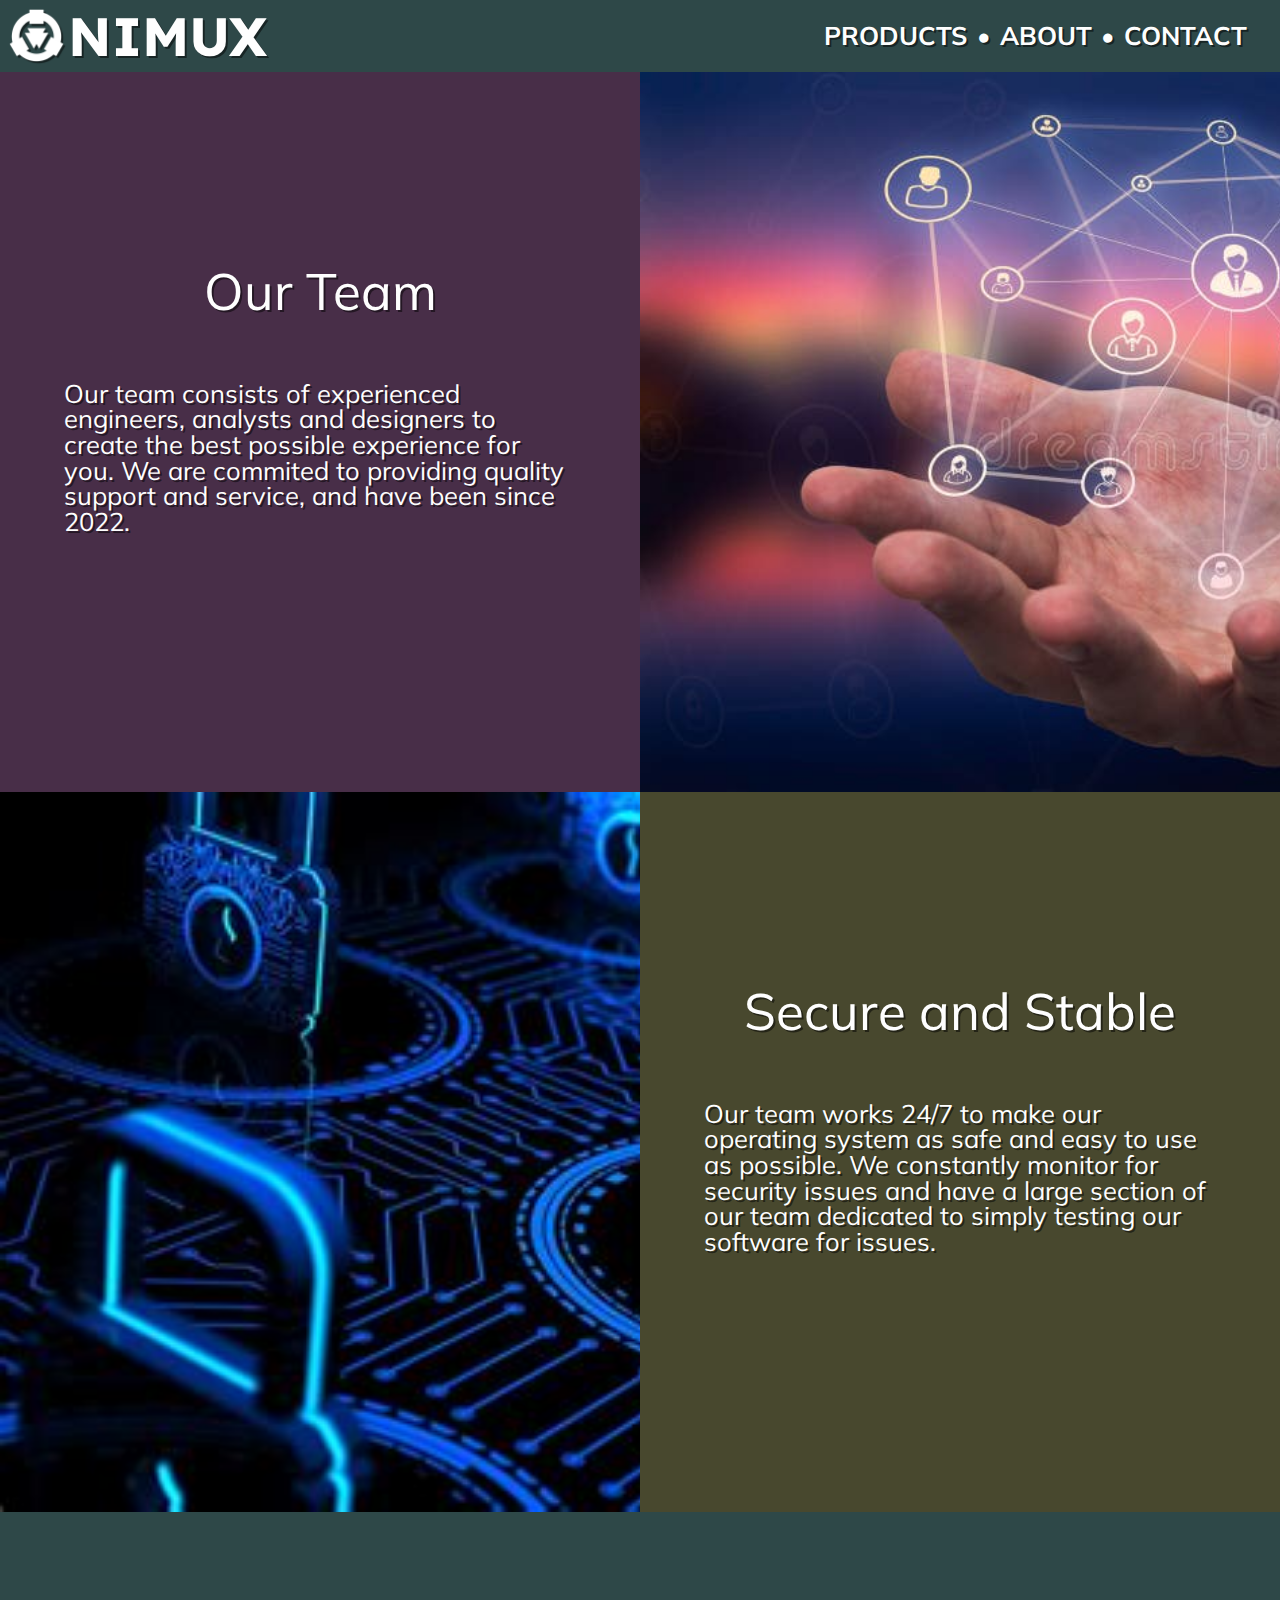
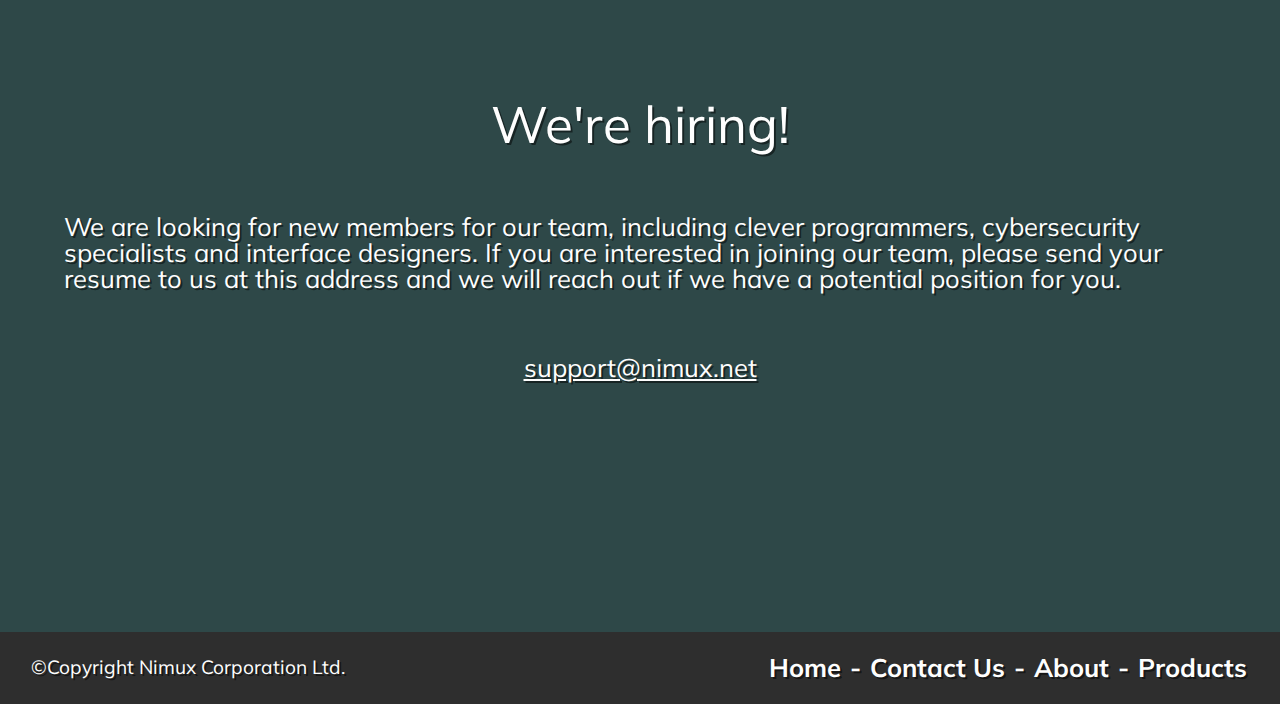
<file: about.html>
<!DOCTYPE html>
<html lang="en">
    <head>
        <meta charset="UTF-8">
        <meta name="viewport" content="width=device-width, initial-scale=1.0">
        <meta name="robots" content="noindex, nofollow">
        <title>Nimux | Redefining User Operating Systems</title>
        <link rel="stylesheet" href="./css/reset.css">
        <link rel="stylesheet" href="./css/style.css">
        <link rel="icon" type="image/x-icon" href="/images/favicon.ico">
        <link rel="preconnect" href="https://fonts.googleapis.com">
        <link rel="preconnect" href="https://fonts.gstatic.com" crossorigin>
        <link href="https://fonts.googleapis.com/css2?family=Lexend:wght@100..900&family=Mulish:ital,wght@0,200..1000;1,200..1000&display=swap" rel="stylesheet">
    </head>
    <body>
        <header class="flex-row">
            <a href="index.html" class="header-top-logo flex-row">
                <img src="./images/nimux-logo.png" alt="nimux logo">
                <h1>NIMUX</h1>
            </a>
            <nav>
                <menu class="header-navigation flex-row">
                    <li><a href="products.html">PRODUCTS</a></li>
                    <li><a href="about.html">ABOUT</a></li>
                    <li><a href="contact.html">CONTACT</a></li>
                </menu>
            </nav>
        </header>
        <main>
            <section class="grid-row grid-col-2" id="about-row-1">
                <div class="vertical-flex-row body-row-text">
                    <h3>Our Team</h3>
                    <p>Our team consists of experienced engineers, analysts and designers to create the best possible experience for you. We are commited to providing quality support and service, and have been since 2022.</p>
                </div>
                <!-- image -->
                <div class="imgdiv"></div> 
            </section>
            <section class="grid-row grid-col-2" id="about-row-2">
                <!-- image -->
                <div class="imgdiv"></div> 
                <div class="vertical-flex-row body-row-text">
                    <h3>Secure and Stable</h3>
                    <p>Our team works 24/7 to make our operating system as safe and easy to use as possible. We constantly monitor for security issues and have a large section of our team dedicated to simply testing our software for issues.</p>
                </div>
            </section>
            <section class="vertical-flex-row" id="about-row-3">
                <div class="vertical-flex-row body-row-text">
                    <h3>We're hiring!</h3>
                    <p>We are looking for new members for our team, including clever programmers, cybersecurity specialists and interface designers. If you are interested in joining our team, please send your resume to us at this address and we will reach out if we have a potential position for you.</p>
                    <p><a href="mailto:support@nimux.net">support@nimux.net</a></p>
                </div>
            </section>
            
        </main>
        <footer class="flex-row">
            <small>©Copyright Nimux Corporation Ltd.</small>
            <menu class="footer-navigation flex-row">
                <li><a href="index.html">Home</a></li>
                <li><a href="contact.html">Contact Us</a></li>
                <li><a href="about.html">About</a></li>
                <li><a href="products.html">Products</a></li>
            </menu>
        </footer>
    </body>
</html>
</file>
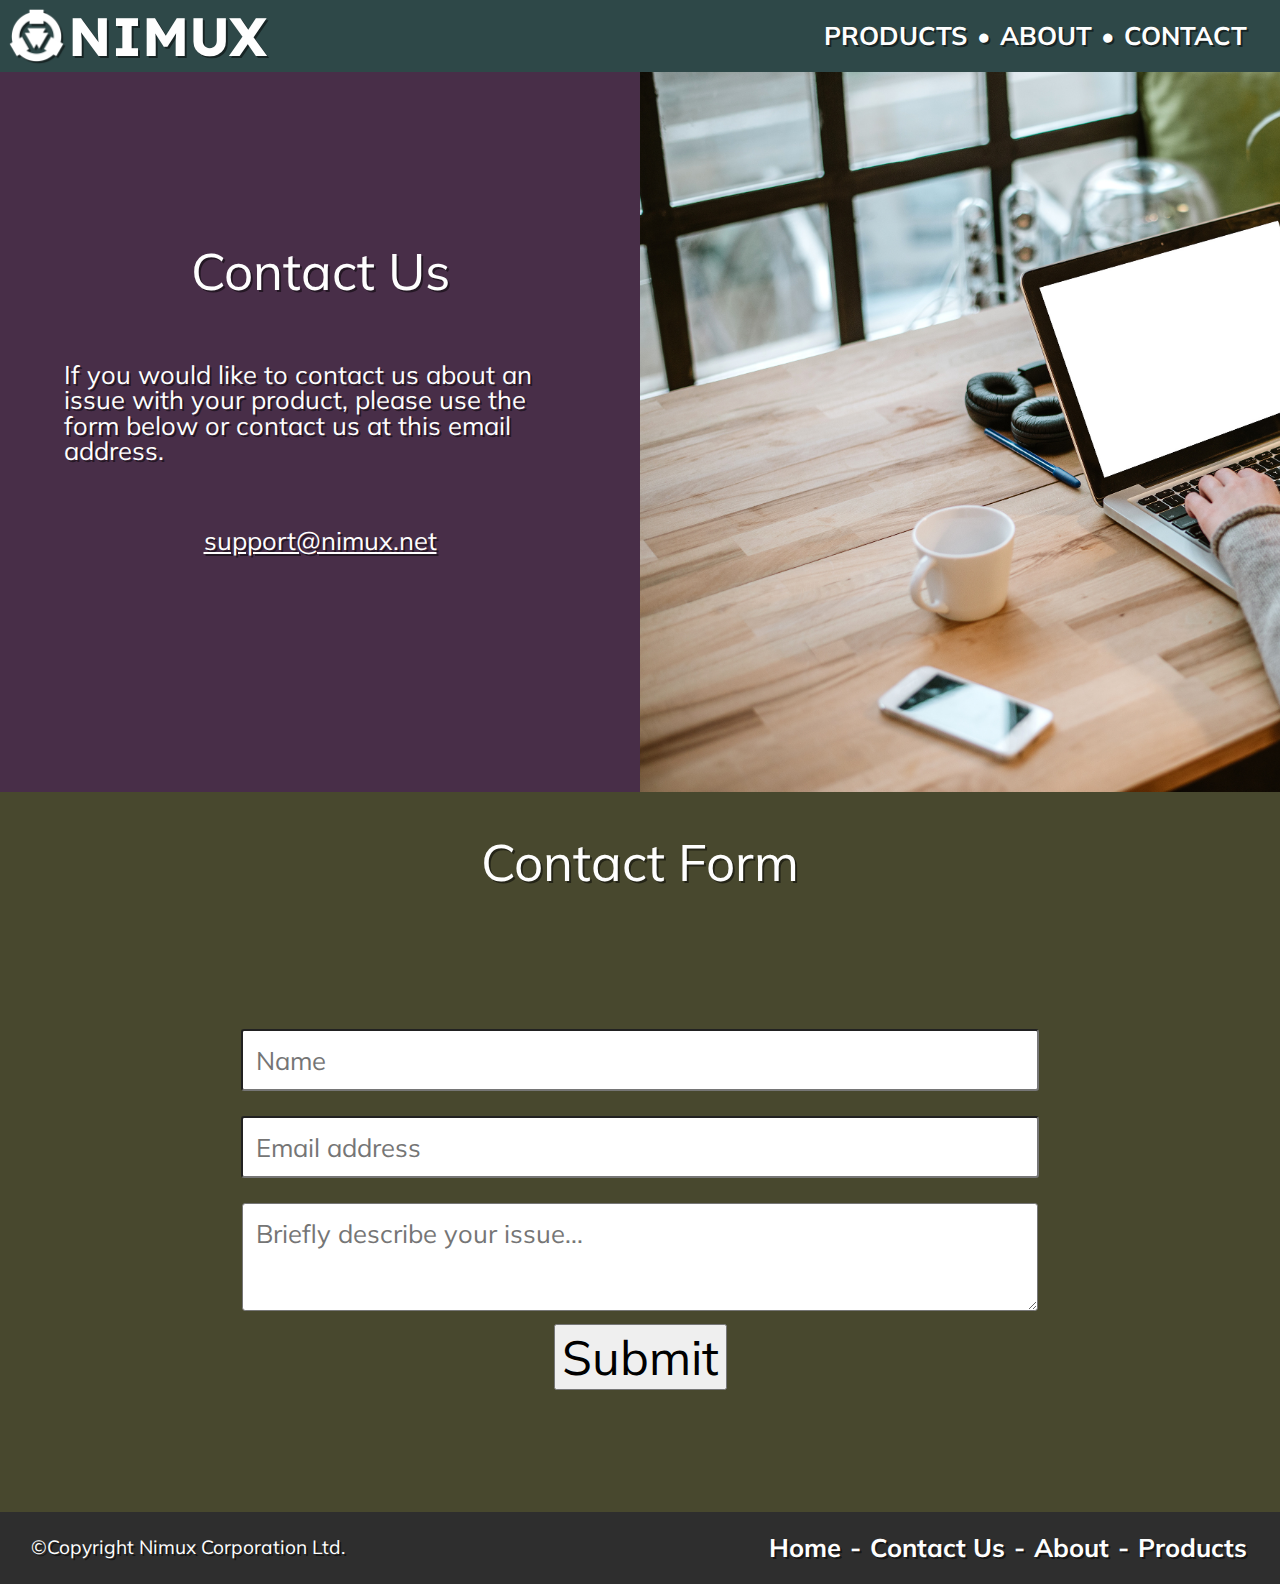
<file: contact.html>
<!DOCTYPE html>
<html lang="en">
    <head>
        <meta charset="UTF-8">
        <meta name="viewport" content="width=device-width, initial-scale=1.0">
        <meta name="robots" content="noindex, nofollow">
        <title>Nimux | Redefining User Operating Systems</title>
        <link rel="stylesheet" href="./css/reset.css">
        <link rel="stylesheet" href="./css/style.css">
        <link rel="icon" type="image/x-icon" href="/images/favicon.ico">
        <link rel="preconnect" href="https://fonts.googleapis.com">
        <link rel="preconnect" href="https://fonts.gstatic.com" crossorigin>
        <link href="https://fonts.googleapis.com/css2?family=Lexend:wght@100..900&family=Mulish:ital,wght@0,200..1000;1,200..1000&display=swap" rel="stylesheet">
    </head>
    <body>
        <header class="flex-row">
            <a href="index.html" class="header-top-logo flex-row">
                <img src="./images/nimux-logo.png" alt="nimux logo">
                <h1>NIMUX</h1>
            </a>
            <nav>
                <menu class="header-navigation flex-row">
                    <li><a href="products.html">PRODUCTS</a></li>
                    <li><a href="about.html">ABOUT</a></li>
                    <li><a href="contact.html">CONTACT</a></li>
                </menu>
            </nav>
        </header>
        <main>
            <section class="grid-row grid-col-2" id="home-row-1">
                <div class="vertical-flex-row body-row-text">
                    <h3>Contact Us</h3>
                    <p>If you would like to contact us about an issue with your product, please use the form below or contact us at this email address.</p>
                    <p><a href="mailto:support@nimux.net">support@nimux.net</a></p>
                </div>
                <!-- image -->
                <div class="imgdiv"></div> 
            </section>
            <section class="vertical-flex-row" id="contact-row-2">
                <h3>Contact Form</h3>
                <form method="post">
                    <input type="text" id="name" placeholder="Name">
                    <input type="email" id="email" placeholder="Email address">
                    <textarea name="description" id="description" rows="4" cols="50" placeholder="Briefly describe your issue..."></textarea>
                    <button type="submit">Submit</button>
                </form>
            </section>
            
        </main>
        <footer class="flex-row">
            <small>©Copyright Nimux Corporation Ltd.</small>
            <menu class="footer-navigation flex-row">
                <li><a href="index.html">Home</a></li>
                <li><a href="contact.html">Contact Us</a></li>
                <li><a href="about.html">About</a></li>
                <li><a href="products.html">Products</a></li>
            </menu>
        </footer>
    </body>
</html>
</file>
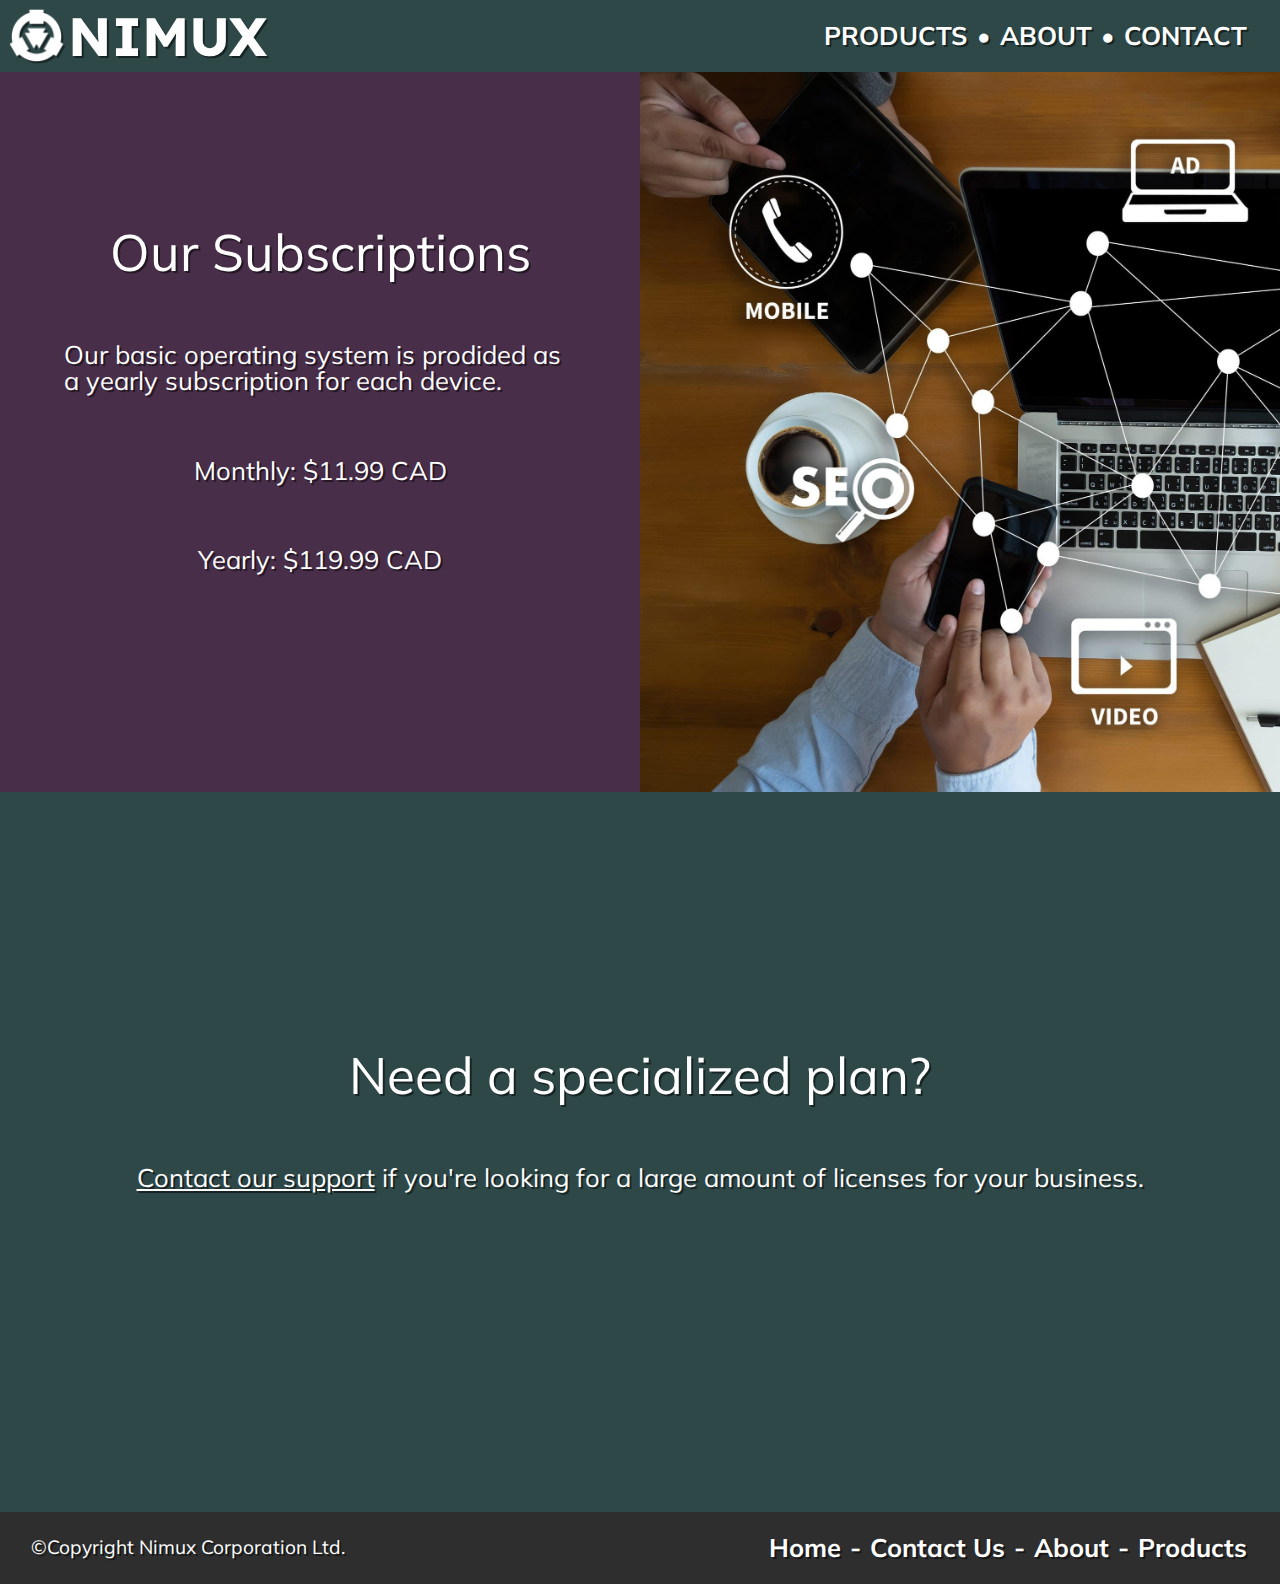
<file: products.html>
<!DOCTYPE html>
<html lang="en">
    <head>
        <meta charset="UTF-8">
        <meta name="viewport" content="width=device-width, initial-scale=1.0">
        <meta name="robots" content="noindex, nofollow">
        <title>Nimux | Redefining User Operating Systems</title>
        <link rel="stylesheet" href="./css/reset.css">
        <link rel="stylesheet" href="./css/style.css">
        <link rel="icon" type="image/x-icon" href="/images/favicon.ico">
        <link rel="preconnect" href="https://fonts.googleapis.com">
        <link rel="preconnect" href="https://fonts.gstatic.com" crossorigin>
        <link href="https://fonts.googleapis.com/css2?family=Lexend:wght@100..900&family=Mulish:ital,wght@0,200..1000;1,200..1000&display=swap" rel="stylesheet">
    </head>
    <body>
        <header class="flex-row">
            <a href="index.html" class="header-top-logo flex-row">
                <img src="./images/nimux-logo.png" alt="nimux logo">
                <h1>NIMUX</h1>
            </a>
            <nav>
                <menu class="header-navigation flex-row">
                    <li><a href="products.html">PRODUCTS</a></li>
                    <li><a href="about.html">ABOUT</a></li>
                    <li><a href="contact.html">CONTACT</a></li>
                </menu>
            </nav>
        </header>
        <main>
            <section class="grid-row grid-col-2" id="product-row-1">
                <div class="vertical-flex-row body-row-text">
                    <h3>Our Subscriptions</h3>
                    <p>Our basic operating system is prodided as a yearly subscription for each device.</p>
                    <p>Monthly: <strong>$11.99 CAD</strong></p>
                    <p>Yearly: <strong>$119.99 CAD</strong></p>
                </div>
                <!-- image -->
                <div class="imgdiv"></div> 
            </section>
            <section class="vertical-flex-row" id="product-row-2">
                <div class="vertical-flex-row body-row-text">
                    <h3>Need a specialized plan?</h3>
                    <p><a href="contact.html">Contact our support</a> if you're looking for a large amount of licenses for your business.</p>
                </div>
            </section>
            
        </main>
        <footer class="flex-row">
            <small>©Copyright Nimux Corporation Ltd.</small>
            <menu class="footer-navigation flex-row">
                <li><a href="index.html">Home</a></li>
                <li><a href="contact.html">Contact Us</a></li>
                <li><a href="about.html">About</a></li>
                <li><a href="products.html">Products</a></li>
            </menu>
        </footer>
    </body>
</html>
</file>
<file: css/style.css>
/* General Styles */
html {
    scroll-behavior: smooth;
}
body {
    box-sizing: content-box;
    width: 100vw;
    margin: 0px;
    font-family: "Mulish", sans-serif;
    color: #fefefe;
    text-shadow: 2px 2px rgba(0, 0, 0, 0.5);
}

/* Templates */
.flex-row { display: flex; }
.grid-row { display: grid; }
.grid-col-2 {grid-template-columns: 50% 50%;}
.vertical-flex-row {
    display: flex;
    flex-direction: column;
}

/* Header */
header {
    box-sizing: border-box;
    background-color: #2e4848;
    margin: 0px;
    width: 100vw;
    height: 8vh;
    padding: 5px;
}

header a {
    color: #fefefe;
    text-decoration: none;
}

.header-top-logo {
    flex-grow: 1;
}

.header-top-logo img {
    height: 7vh;
    width: auto;
    display: grid;
    filter: drop-shadow( 2px 2px rgba(0, 0, 0, 0.5));
}

.header-top-logo h1 {
    display: flex;
    align-items: center;
    font-size: 6vh;
    font-family: "Lexend", sans-serif;
    font-weight: bold;
}

.header-navigation {
    text-align: right;
    font-size: 2vw;
    height: 100%;
    font-weight: bold;
    margin: 0 10px;
    align-items: center;
    list-style-type: none;
}

.header-navigation a {
    position: relative;
}

.header-navigation a::before {
    content: '';
    display: block;
    position: absolute;
    bottom: 0;
    left: 0;
    width: 100%;
    height: 3px;
    background-color: #fefefe;
    transform: scaleX(0);
    transition: transform 0.25s ease-in-out;
}

.header-navigation a:hover::before {
    transform: scaleX(1);
}

.header-navigation li::after {
    content: '•';
    padding: 1vh;
    color: #fefefe;
}

.header-navigation li:last-of-type::after {
    content: '';
}

/* Main */

main {
    width: 100vw;
    margin: 0;
}

.masthead-video {
    height: 56vw;
}

.body-row-text {
    box-sizing: border-box;
    width: 100%;
    height: 60vw;
    max-height: 80vh;
    padding: 10vw 5vw;
    align-items: center;
    justify-content: center;
}

.body-row-text h3 {
    font-size: 4vw;
    margin-bottom: 5vw;
}

.body-row-text p {
    /* flex-grow: 1;
    align-items: center;
    justify-content: center; */
    font-size: 2vw;
    margin-bottom: 5vw;
}

.body-row-text a {
    color: #fefefe;
    text-decoration: underline;
}

.body-row-text a:hover {
    font-weight: bolder;
    letter-spacing: -0.04vw;
    text-shadow: 2px 2px 2px 2px rgba(0,0,0,0.5);
    transition: all .15s ease-in-out;
}


.imgdiv {
    width: auto;
    height: 60vw;
    max-height: 80vh;
    background-size: cover;
}

/* Specific main objects */

#video-bg {
    height: 100%;
    width: 100%;
    object-fit: cover;
    top: 0;
    bottom: 0;
    left: 0;
    right: 0;
    z-index: -1;
}

.video-text-container {
    display: flex;
    position: absolute;
    top: 8vh;
    left: 0;
    width: 100vw;
    height: 56vw;
    align-items: center;
    justify-content: center;
    background-color: rgba(0,0,0,0.5);
}

.video-text-container h2 {
    font-size: 400%;
    text-align: center;
}

#home-row-1, #about-row-1, #product-row-1 {
    height: 60vw;
    max-height: 80vh;
    background-color: #482e48;
}

#home-row-1 .imgdiv {
    background-image: url("../images/woman-laptop.jpg");
}

#home-row-1 h3 {
    text-align: right;
}

#home-row-2, #contact-row-2, #about-row-2 {
    height: 60vw;
    max-height: 80vh;
    background-color: #48482e;
    position: relative;
}

#contact-row-2 {
    height: 80vh;
}

#home-row-2 h3, #contact-row-2 h3 {
    display: flex;
    width: 100%;
    margin-top: 5vh;
    align-items: center;
    justify-content: center;
    font-size: 4vw;
}

#home-row-2 .body-row-text {
    position: absolute;
    width: 60%;
    top: 6vh;
    left: 0;
    padding-top: 0vw;
    height: 48vw;
    max-height: 80vh;
    padding: 10vw 5vw;
}

#home-row-2 .img-container {
    width: 100vw;
    height: 60vw;
    max-height: 80vh;
    visibility: hidden;
    position: absolute;
}

#home-row-2 .img-container img {
    position: absolute;
    visibility: visible;
    width: 35vw;
    height: 30vw;
    max-width: 50vh;
    max-height: 43vh;
    bottom: 5vw;
    right: 5vw;
}

#home-row-3, #about-row-3, #product-row-2 {
    height: 60vw;
    max-height: 80vh;
    background-color: #2e4848;
}

#home-row-3 .imgdiv {
    background-image: url("../images/businessmeeting.jpg");
}

#contact-row-2 form {
    box-sizing: border-box;
    display: flex;
    width: 100vw;
    height: 70vh;
    padding: 10vw 5vw;
    flex-direction: column;
    align-items: center;
    justify-content: center;
    font-size: 200%;
}

#contact-row-2 form input, #contact-row-2 form textarea {
    width: 60vw;
    padding: 1vw;
    margin: 1vw;
    border-radius: 0.25vw;
    font-family: "Mulish", sans-serif;
    font-size: 80%;
}

#contact-row-2 form input:focus, #contact-row-2 form textarea:focus {
    background-color: #DDFFFF;
}

#contact-row-2 form button {
    font-family: "Mulish", sans-serif;
    font-size: 150%;
}

#about-row-1 .imgdiv {
    background-image: url("../images/interface.jpg");
}

#about-row-2 .imgdiv {
    background-image: url("../images/cybersecurity.jpg");
}

#product-row-1 .imgdiv {
    background-image: url("../images/digital-product.jpg");
}

/* Footer */

footer {
    background-color: #2e2e2e;
    margin: 0px;
    width: 100vw;
    height: 8vh;
    padding: 5px;
    box-sizing: border-box;
    justify-content: center;
    align-items: center;
}

footer a {
    color: #fefefe;
    text-decoration: none;
}

footer small {
    font-size: 1.5vw;
    flex-grow: 1;
    padding: 0 2vw;
}

.footer-navigation {
    text-align: right;
    font-size: 2vw;
    height: 100%;
    font-weight: bold;
    margin: 0 10px;
    align-items: center;
    list-style-type: none;
}

.footer-navigation a {
    position: relative;
}

.footer-navigation a::before {
    content: '';
    display: block;
    position: absolute;
    bottom: 0;
    left: 0;
    width: 100%;
    height: 3px;
    background-color: #fefefe;
    transform: scaleX(0);
    transition: transform 0.25s ease-in-out;
}

.footer-navigation a:hover::before {
    transform: scaleX(1);
}

.footer-navigation li::after {
    content: '-';
    padding: 1vh;
    color: #fefefe;
}

.footer-navigation li:last-of-type::after {
    content: '';
}
</file>
